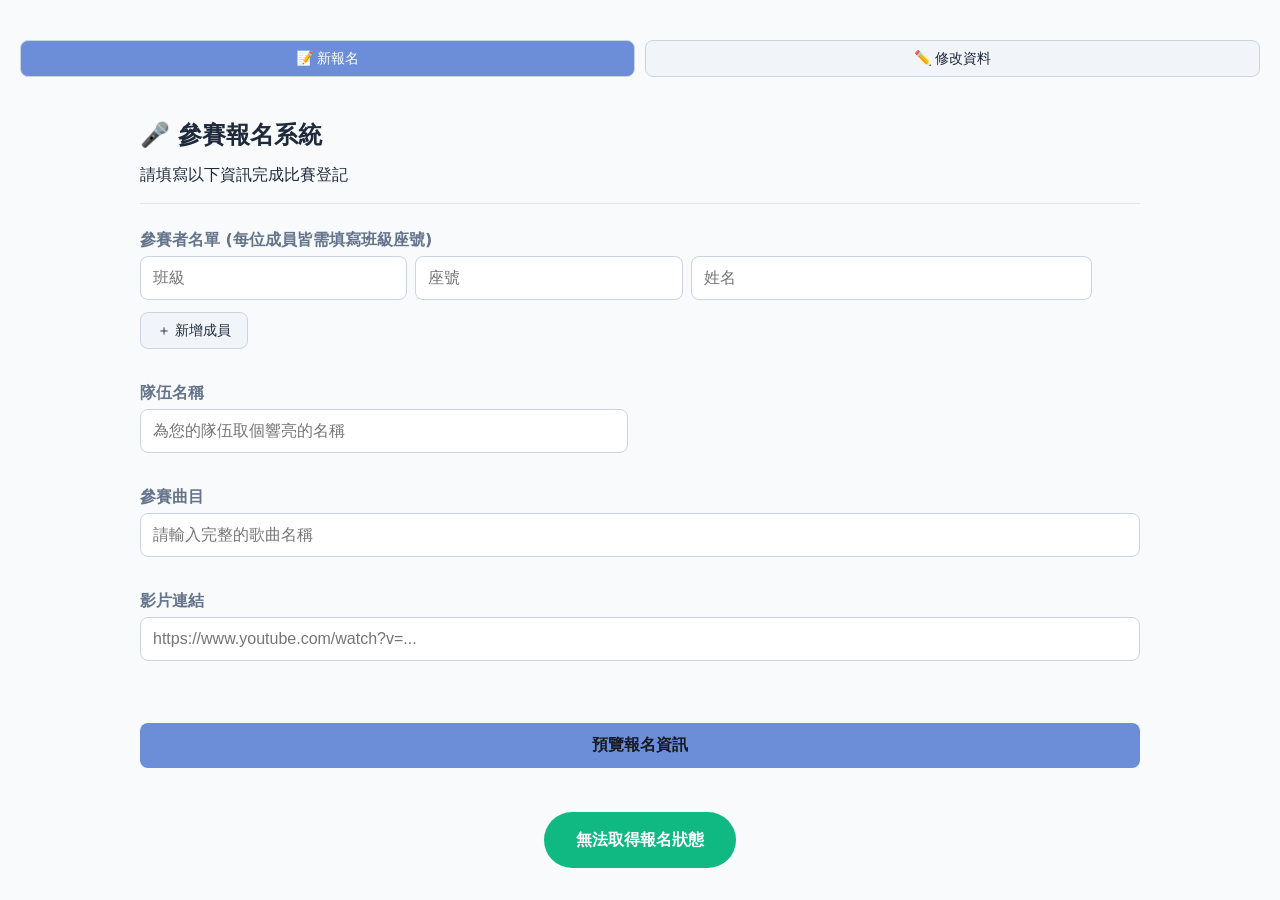
<file: index.html>
<!DOCTYPE html>
<html lang="zh-TW">
<head>
    <meta charset="UTF-8">
    <meta name="viewport" content="width=device-width, initial-scale=1.0">
    <title>參賽報名 - 卡拉 OK 大賽</title>
    <link rel="stylesheet" href="style.css">
    <script src="config.js"></script>
</head>
<body class="register-page">
    <div id="registerView" class="register-container">
        <div id="statusBanner" class="status-banner hidden"></div>

        <div class="register-tabs" style="display:flex; gap:10px; margin-bottom:20px; justify-content:center;">
            <button onclick="switchRegTab('new')" id="tab-new" class="nav-btn active" style="width:auto; padding:8px 24px;">📝 新報名</button>
            <button onclick="switchRegTab('edit')" id="tab-edit" class="nav-btn" style="width:auto; padding:8px 24px;">✏️ 修改資料</button>
        </div>

        <!-- 區塊：新報名 -->
        <div id="newRegSection">
            <div id="registerBox" class="register-box">
                <header>
                    <div style="display: flex; align-items: center; gap: 12px; margin-bottom: 10px;">
                        <h2 style="margin: 0; flex: 1;">🎤 參賽報名系統</h2>
                    </div>
                    <p>請填寫以下資訊完成比賽登記</p>
                </header>

                <form id="registerForm">
                    <div class="form-group" style="grid-column: span 2;">
                        <label>參賽者名單 (每位成員皆需填寫班級座號)</label>
                        <div id="membersContainer">
                            <div class="member-input-row" style="display:grid; grid-template-columns: 0.8fr 0.8fr 1.2fr 40px; gap:8px; margin-bottom:8px;">
                                <input type="text" class="m-class" placeholder="班級" required>
                                <input type="number" class="m-seat" placeholder="座號" required>
                                <input type="text" class="m-name" placeholder="姓名" required>
                                <div style="width:40px;"></div>
                            </div>
                        </div>
                        <button type="button" class="nav-btn" style="width:auto; padding:8px 16px; margin-top:4px;" onclick="addMemberField()">＋ 新增成員</button>
                    </div>

                    <div class="form-group">
                        <label for="teamName">隊伍名稱</label>
                        <input type="text" id="teamName" placeholder="為您的隊伍取個響亮的名稱" required>
                    </div>

                    <div class="form-group">
                        <label for="song">參賽曲目</label>
                        <input type="text" id="song" placeholder="請輸入完整的歌曲名稱" required>
                    </div>
                    
                    <div class="form-group">
                        <label for="videoUrl">影片連結</label>
                        <input type="url" id="videoUrl" placeholder="https://www.youtube.com/watch?v=...">
                    </div>

                    <div style="margin-top: 30px;">
                        <button type="button" class="submit-btn" onclick="showRegisterPreview()">預覽報名資訊</button>
                    </div>
                </form>
            </div>
        </div>

        <!-- 區塊：修改資料 -->
        <div id="editRegSection" class="hidden">
            <div class="register-box">
                <header>
                    <h2>✏️ 修改報名資訊</h2>
                    <p>輸入報名序號與組長姓名進行查詢</p>
                </header>
                <div id="searchSection">
                    <div class="form-group"><label>報名序號</label><input type="number" id="editRegId" placeholder="例如：22"></div>
                    <div class="form-group"><label>組員姓名</label><input type="text" id="editMemberName" placeholder="請輸入姓名"></div>
                    <button type="button" class="submit-btn" onclick="findMyRegistration()" style="margin-top:20px;">搜尋我的資料</button>
                </div>
                
                <div id="updateFormSection" class="hidden" style="margin-top:30px; padding-top:30px; border-top:2px solid var(--border-color);">
                    <div style="background:var(--primary-color); color:white; padding:10px; border-radius:8px; margin-bottom:20px; font-weight:bold; text-align:center;">
                        報名序號：<span id="editRegIdDisplay"></span>
                    </div>
                    <div class="form-group">
                        <label>參賽成員名單</label>
                        <div id="editMembersContainer"></div>
                        <button type="button" class="nav-btn" style="width:auto; padding:8px 16px; margin-top:10px;" onclick="addMemberFieldToEdit()">＋ 新增成員</button>
                    </div>

                    <div class="form-group" style="margin-top:20px;">
                        <label>隊伍名稱</label>
                        <input type="text" id="editTeamName" required>
                    </div>
                    <div class="form-group"><label>新曲目名稱</label><input type="text" id="editSong" required></div>
                    <div class="form-group"><label>新影片連結</label><input type="url" id="editVideo" placeholder="https://..."></div>

                    <button type="button" class="submit-btn" onclick="submitFullRegistrationUpdate()" style="margin-top:20px;">確認修改資料</button>
                </div>
            </div>
        </div>

        <!-- 預覽確認畫面 -->
        <div id="previewScreen" class="register-box hidden" style="font-size: 16px;">
            <h2 style="background:none; -webkit-text-fill-color: var(--primary-color); color: var(--primary-color);">確認報名資訊</h2>
            <p>請再次確認以下資訊是否正確</p>
            
            <div class="preview-details" style="background: var(--bg-color); border: 2px solid var(--border-color); padding:24px; border-radius:12px; margin-bottom:24px; text-align:left; font-size:16px; line-height:1.6;">
                <div style="margin-bottom:12px;"><span style="color:var(--text-muted);">隊名：</span><span id="p-team" style="font-weight:bold; color: var(--text-main);"></span></div>
                <div style="margin-bottom:12px; display: flex; align-items: flex-start; gap: 4px;">
                    <span style="color:var(--text-muted); white-space: nowrap;">成員明細：</span>
                    <span id="p-members-list" style="font-weight:bold; color: var(--text-main);"></span>
                </div>
                <div style="margin-bottom:12px;"><span style="color:var(--text-muted);">曲目：</span><span id="p-song" style="font-weight:bold; color: var(--text-main);"></span></div>
                <div style="margin-bottom:12px;"><span style="color:var(--text-muted);">影片：</span><span id="p-video" style="font-weight:bold; word-break: break-all; color: var(--text-main);"></span></div>
            </div>

            <div style="display:grid; grid-template-columns: 1fr 1fr; gap:12px;">
                <button type="button" onclick="closePreview()" class="nav-btn" style="padding:16px;">返回修改</button>
                <button type="button" id="confirmSubmitBtn" class="submit-btn" onclick="submitRegistration()">確認送出報名</button>
            </div>
        </div>

        <!-- 報名成功畫面 -->
        <div id="successScreen" class="register-box success-screen hidden">
            <div class="success-icon">✅</div>
            <h2>報名成功！</h2>
            <p>您的資料已成功寫入系統，請牢記報名序號做為修改的依據：</p>
            <div id="regIdDisplay" class="reg-id-badge">000</div>
            <p style="font-size: 0.9rem; color:var(--text-muted);">註：出場序將於報名截止後統一公告。</p>
            <div style="margin-top: 30px;">
                <button onclick="location.reload()" class="submit-btn" style="background:var(--surface-color); border:1px solid var(--border-color); margin-bottom:10px;">繼續報名下一組</button>
            </div>
        </div>

        <!-- 報名截止畫面 -->
        <div id="closedScreen" class="register-box hidden">
            <div style="text-align:center; padding: 40px;">
                <div style="font-size:5rem; margin-bottom:20px;">⏰</div>
                <h2 style="background:none; -webkit-text-fill-color: var(--danger-color); color: var(--danger-color);">報名已截止</h2>
                <p>很抱歉，本屆賽事報名時間已結束。</p>
                <div id="deadlineInfo" style="margin: 20px 0; color: var(--text-muted);"></div>
            </div>
        </div>
    </div>

    <div id="toast" class="toast"></div>

    <script src="register.js"></script>
    <script>
        document.addEventListener('DOMContentLoaded', initRegister);
    </script>
</body>
</html>
</file>
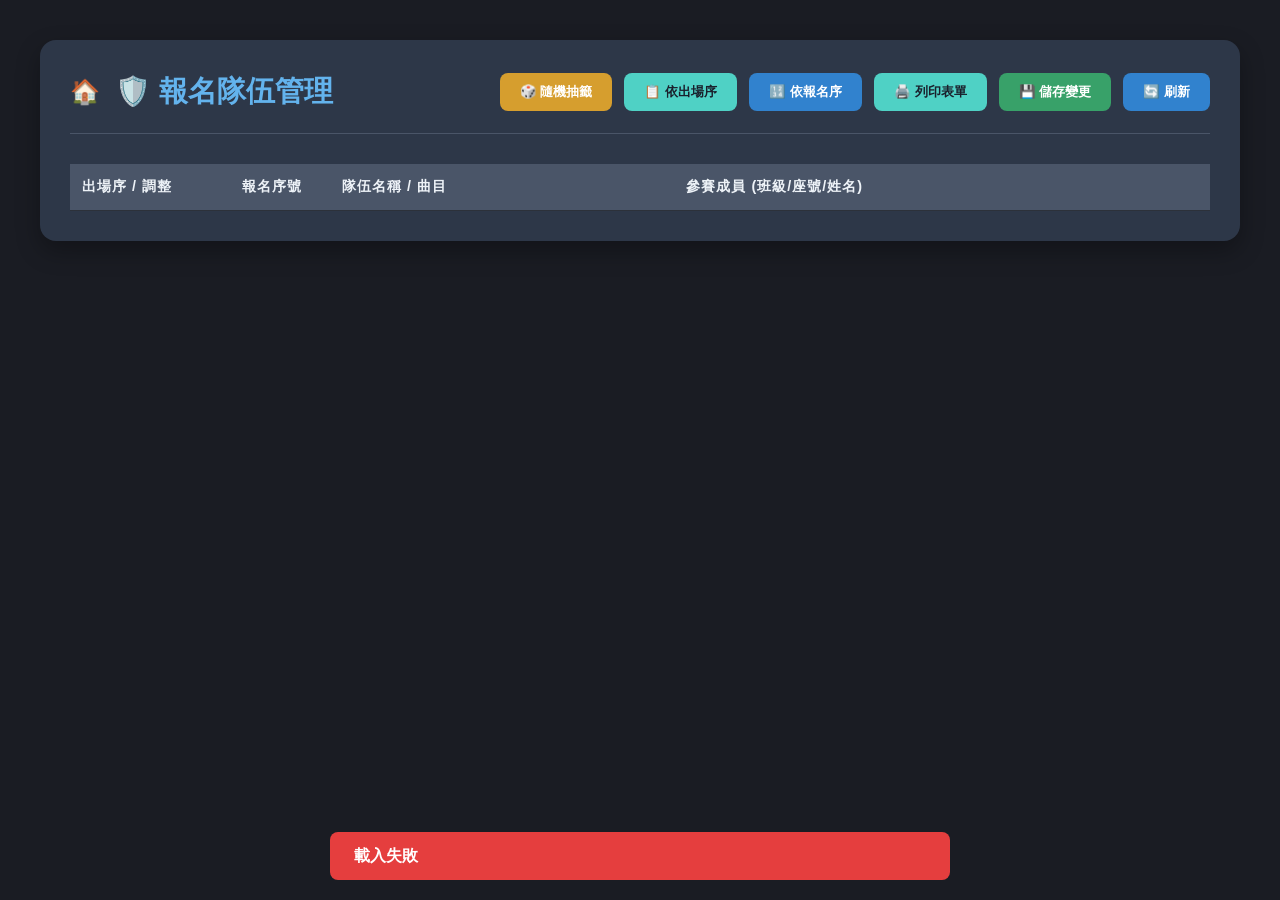
<file: admin.html>
<!DOCTYPE html>
<html lang="zh-TW">
<head>
    <meta charset="UTF-8">
    <meta name="viewport" content="width=device-width, initial-scale=1.0">
    <title>報名管理系統 - 卡拉ok評分表</title>
    <link rel="stylesheet" href="style.css">
    <style>
        body {
            background-color: #1a1c23 !important;
            color: #e2e8f0 !important;
            font-family: 'Inter', 'Noto Sans TC', sans-serif !important;
            margin: 0 !important;
            padding: 20px !important;
            overflow: auto !important;
            height: auto !important;
            display: block !important;
        }
        .admin-container {
            max-width: 1200px;
            margin: 20px auto;
            background: #2d3748;
            padding: 30px;
            border-radius: 16px;
            box-shadow: 0 10px 25px rgba(0,0,0,0.3);
            /* 移除可能限制高度的設定 */
        }
        .header {
            display: flex;
            justify-content: space-between;
            align-items: center;
            margin-bottom: 30px;
            border-bottom: 1px solid #4a5568;
            padding-bottom: 20px;
        }
        .header h1 {
            margin: 0;
            font-size: 1.8rem;
            color: #63b3ed;
        }
        .controls {
            display: flex;
            gap: 12px;
        }
        .btn {
            padding: 10px 20px;
            border: none;
            border-radius: 8px;
            font-weight: 600;
            cursor: pointer;
            transition: all 0.2s;
            display: flex;
            align-items: center;
            gap: 8px;
        }
        .btn-primary { background: #3182ce; color: white; }
        .btn-primary:hover { background: #2b6cb0; }
        .btn-success { background: #38a169; color: white; }
        .btn-success:hover { background: #2f855a; }
        .btn-warning { background: #d69e2e; color: white; }
        .btn-warning:hover { background: #b7791f; }
        .btn-info { background: #4fd1c5; color: #1a202c; }
        .btn-info:hover { background: #38b2ac; }
        
        table {
            width: 100%;
            border-collapse: collapse;
            margin-top: 20px;
        }
        th {
            background: #4a5568;
            color: #edf2f7;
            text-align: left;
            padding: 12px;
            font-weight: 600;
        }
        td {
            padding: 12px;
            border-bottom: 1px solid #4a5568;
        }
        tr:hover {
            background: #3a4659;
        }
        .order-input {
            width: 60px;
            background: #1a202c;
            border: 1px solid #4a5568;
            color: white;
            padding: 6px;
            border-radius: 4px;
            text-align: center;
        }
        .move-btn {
            background: #4a5568;
            color: white;
            border: none;
            padding: 4px 8px;
            border-radius: 4px;
            cursor: pointer;
            font-size: 0.8rem;
            margin-right: 4px;
        }
        .move-btn:hover { background: #718096; }
        
        /* 隱藏瀏覽器預設的數字輸入框上下箭頭 */
        input::-webkit-outer-spin-button,
        input::-webkit-inner-spin-button {
            -webkit-appearance: none;
            margin: 0;
        }
        input[type=number] {
            -moz-appearance: textfield;
        }
        
        .member-tag {
            display: inline-block;
            background: #2c5282;
            color: #ebf8ff;
            padding: 2px 8px;
            border-radius: 4px;
            margin: 2px;
            font-size: 0.85rem;
        }

        .print-only-order { display: none !important; }
        h1.print-title { display: none; }

        .loading-overlay {
            position: fixed;
            top: 0; left: 0; right: 0; bottom: 0;
            background: rgba(0,0,0,0.7);
            display: flex;
            justify-content: center;
            align-items: center;
            z-index: 1000;
            display: none;
        }
        .loading-spinner {
            width: 50px;
            height: 50px;
            border: 5px solid #4a5568;
            border-top: 5px solid #63b3ed;
            border-radius: 50%;
            animation: spin 1s linear infinite;
        }
        @keyframes spin { 0% { transform: rotate(0deg); } 100% { transform: rotate(360deg); } }

        .toast {
            position: fixed;
            bottom: 20px;
            right: 20px;
            padding: 12px 24px;
            border-radius: 8px;
            color: white;
            z-index: 2000;
            opacity: 0;
            transition: opacity 0.3s;
        }
        .toast.show { opacity: 1; }
        .toast-success { background: #38a169; }
        .toast-error { background: #e53e3e; }
    </style>
</head>
<body>
    <div class="admin-container">
        <h1 class="print-only-title">🎤 卡拉 OK 大賽參賽名單</h1>
        <div class="header no-print">
            <div style="display: flex; align-items: center; gap: 15px;">
                <a href="management.html" class="hide-print" style="text-decoration: none; font-size: 1.5rem;" title="返回首頁">🏠</a>
                <h1>🛡️ 報名隊伍管理</h1>
            </div>
            <div class="controls no-print">
                <button id="lotteryBtn" class="btn btn-warning">🎲 隨機抽籤</button>
                <button id="sortByOrderBtn" class="btn btn-info">📋 依出場序</button>
                <button id="sortRegIdBtn" class="btn btn-primary">🔢 依報名序</button>
                <button id="printBtn" class="btn btn-info">🖨️ 列印表單</button>
                <button id="saveBtn" class="btn btn-success">💾 儲存變更</button>
                <button id="refreshBtn" class="btn btn-primary">🔄 刷新</button>
            </div>
        </div>

        <div id="tableContainer">
            <table>
                <thead>
                    <tr>
                        <th style="width: 160px;">出場序 / 調整</th>
                        <th style="width: 100px; white-space: nowrap;">報名序號</th>
                        <th>隊伍名稱 / 曲目</th>
                        <th>參賽成員 (班級/座號/姓名)</th>
                    </tr>
                </thead>
                <tbody id="adminBody">
                    <!-- Data injected here -->
                </tbody>
            </table>
        </div>
    </div>

    <div id="loadingOverlay" class="loading-overlay">
        <div class="loading-spinner"></div>
    </div>

    <div id="toast" class="toast"></div>

    <script src="config.js"></script>
    <script src="admin.js"></script>
    <script>
        document.addEventListener('DOMContentLoaded', initAdmin);
        function showView(viewId) { if (viewId === 'homeView') location.href = 'management.html'; }
    </script>
</body>
</html>
</file>
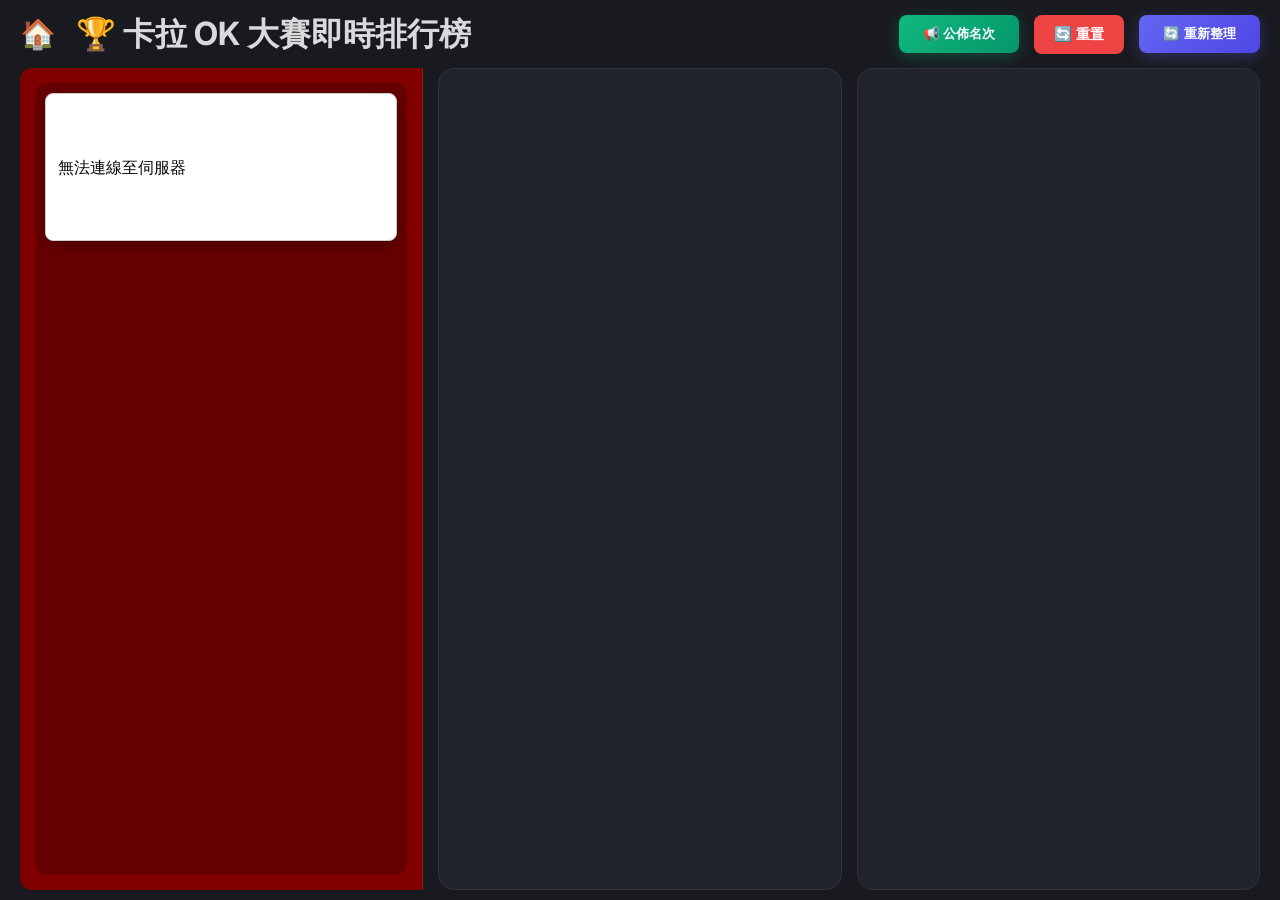
<file: dashboard.html>
<!DOCTYPE html>
<html lang="zh-TW">
<head>
    <meta charset="UTF-8">
    <meta name="viewport" content="width=device-width, initial-scale=1.0">
    <title>即時排名 - 卡拉OK大賽</title>
    <link rel="stylesheet" href="style.css">
    <link href="https://fonts.googleapis.com/css2?family=Inter:wght@400;600;800&display=swap" rel="stylesheet">
</head>
<body>
    <div class="dashboard-container">
        <header class="dashboard-header">
            <div style="display: flex; align-items: center; gap: 20px;">
                <a href="management.html" style="text-decoration: none; font-size: 1.8rem;" title="返回首頁">🏠</a>
                <h1>🏆 卡拉 OK 大賽即時排行榜</h1>
            </div>
            <div class="header-controls">
                <button id="revealBtn" class="reveal-btn">📢 公佈名次</button>
                <button id="resetRevealBtn" class="nav-btn" style="background: var(--danger-color); border:none; color:white; padding: 10px 20px; border-radius: 8px; font-weight:700; cursor:pointer;" title="重置揭曉狀態">🔄 重置</button>
                <button id="refreshBtn" class="refresh-btn">🔄 重新整理</button>
            </div>
        </header>

        <main class="split-dashboard">
            <!-- 左側：前五名詳細排行榜 -->
            <div class="winners-section">
                <div id="winnersList" class="winners-list">
                    <div class="loading">載入排名中...</div>
                </div>
            </div>

            <!-- 中間：賽程清單 第一部分 -->
            <div class="schedule-container">
                <div id="scheduleList1" class="schedule-col"></div>
            </div>

            <!-- 右側：賽程清單 第二部分 -->
            <div class="schedule-container">
                <div id="scheduleList2" class="schedule-col"></div>
            </div>
        </main>
    </div>

    <script src="config.js"></script>
    <script src="dashboard.js"></script>
    <script>
        document.addEventListener('DOMContentLoaded', initDashboard);
        function showView(viewId) { if (viewId === 'homeView') location.href = 'management.html'; }
    </script>
</body>
</html>
</file>
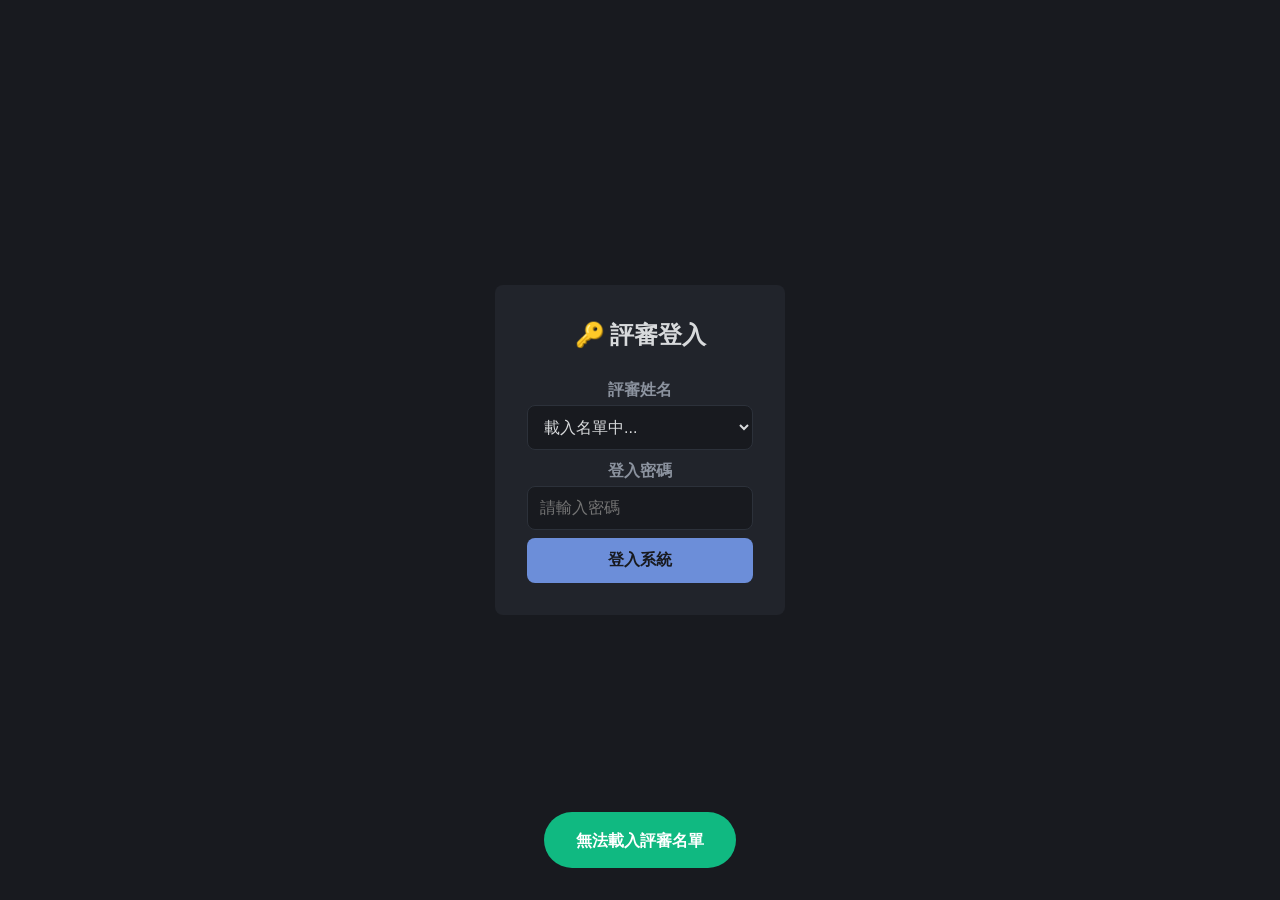
<file: judge.html>
<!DOCTYPE html>
<html lang="zh-TW">
<head>
    <meta charset="UTF-8">
    <meta name="viewport" content="width=device-width, initial-scale=1.0">
    <title>評審工作台 - 卡拉OK大賽</title>
    <link rel="stylesheet" href="style.css">
    <link href="https://fonts.googleapis.com/css2?family=Inter:wght@400;600;800&display=swap" rel="stylesheet">
</head>
<body>
    <!-- 登入畫面 -->
    <div id="loginSection" class="container">
        <div class="login-box">
            <h2>🔑 評審登入</h2>
            <form id="loginForm">
                <div class="form-group">
                    <label>評審姓名</label>
                    <select id="username" required>
                        <option value="">載入名單中...</option>
                    </select>
                </div>
                <div class="form-group">
                    <label>登入密碼</label>
                    <input type="password" id="password" placeholder="請輸入密碼" required>
                </div>
                <button type="submit" class="submit-btn">登入系統</button>
            </form>
        </div>
    </div>

    <!-- 評審工作台 -->
    <div id="judgeApp" class="judge-container hidden">
        <header class="judge-header">
            <div style="display:flex; align-items:center; gap:10px; flex: 1; min-width: 0;">
                <button id="backToTeams" class="back-btn hidden">←</button>
                <h2 id="viewTitle" style="white-space: nowrap; overflow: hidden; text-overflow: ellipsis;">今日比賽隊伍</h2>
                <select id="scoringQuickJump" class="hidden" style="width: auto; flex: 0 1 250px; margin-left: auto; padding: 6px 12px; font-size: 0.9rem; background: var(--bg-color); border: 1px solid var(--border-color); border-radius: 6px; color: var(--primary-color); font-weight: 700; cursor: pointer; outline: none;">
                    <option value="">切換隊伍...</option>
                </select>
            </div>
            <div class="header-controls" id="judgeHeaderInfo" style="display: flex; align-items: center; gap: 2em; margin-left: 20px;">
                <span id="currentJudgeDisplay" style="color: var(--text-main); font-size: 1.25rem; font-weight: 500;"></span>
                <button id="logoutBtn" class="nav-btn" style="padding: 6px 16px; width: auto; font-size: 0.9rem; background: var(--border-color); border: 1px solid var(--border-color); color: var(--text-main); cursor: pointer; border-radius: 6px;">登出</button>
            </div>
        </header>

        <!-- 視圖：隊伍清單 -->
        <div id="teamListView" class="scores-table-container">
            <table>
                <thead>
                    <tr id="teamListHeader">
                        <th>序號 / 隊伍</th>
                        <!-- 動態插入評分項目 -->
                        <th>總分</th>
                        <th>操作</th>
                    </tr>
                </thead>
                <tbody id="teamListBody"></tbody>
            </table>
        </div>

        <!-- 視圖：評分表 -->
        <div id="scoringView" class="hidden">
            <form id="scoreForm" class="score-form">
                <div class="criteria-grid" id="criteriaGrid"></div>
                <div class="scoring-footer">
                    <div class="total-preview">
                        <h3>加權總分</h3>
                        <span id="previewTotal">0</span>
                    </div>
                    <button type="submit" class="submit-btn" id="submitBtn">送出評分</button>
                </div>
            </form>
        </div>


    </div>
    
    <div id="toast" class="toast"></div>

    <script src="config.js"></script>
    <script src="judge.js"></script>
    <script>
        document.addEventListener('DOMContentLoaded', initJudge);
        function showView(viewId) { if (viewId === 'homeView') location.href = 'management.html'; }
    </script>
</body>
</html>
</file>
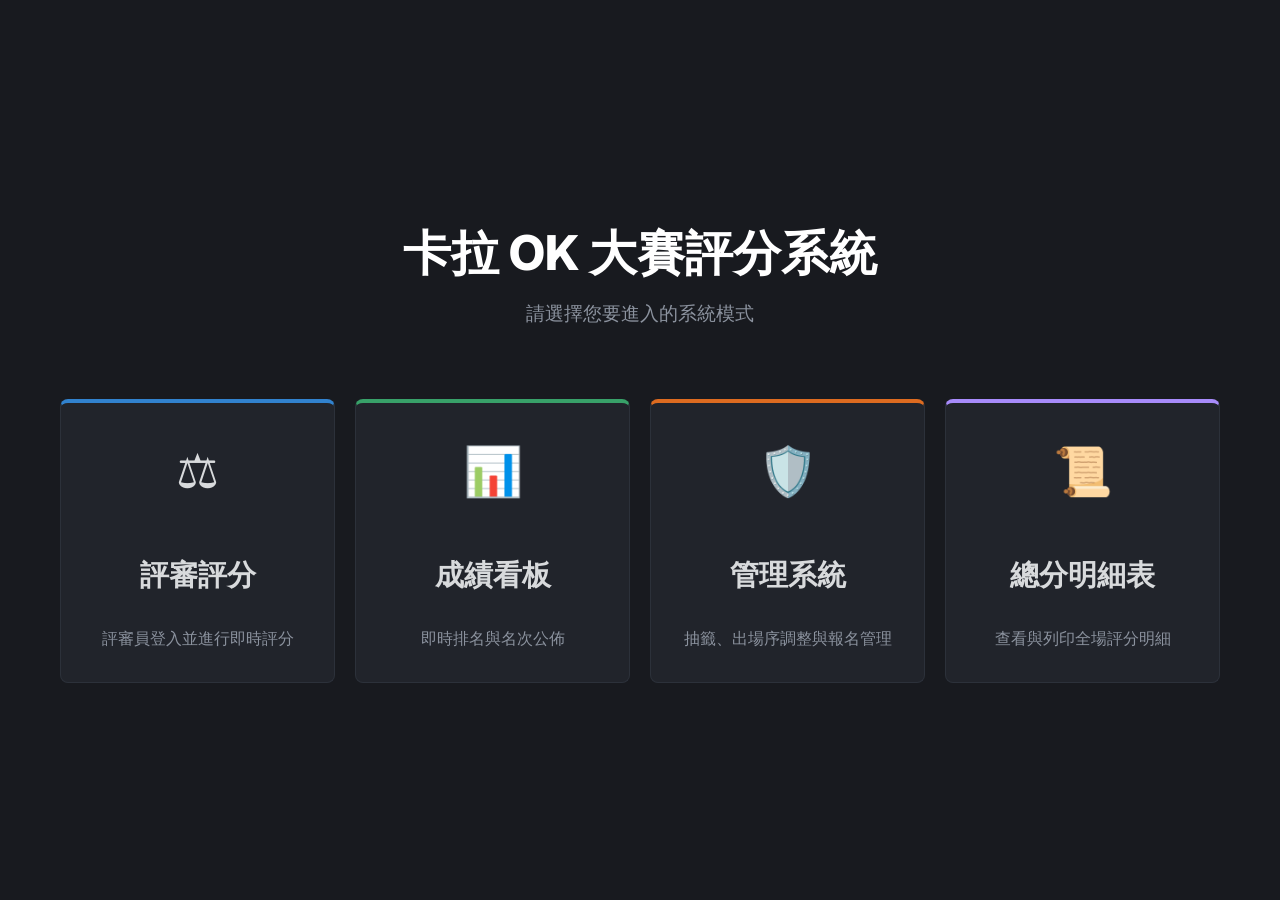
<file: management.html>
<!DOCTYPE html>
<html lang="zh-TW">
<head>
    <meta charset="UTF-8">
    <meta name="viewport" content="width=device-width, initial-scale=1.0">
    <title>卡拉OK大賽評分系統</title>
    <link rel="stylesheet" href="style.css">
    <link href="https://fonts.googleapis.com/css2?family=Inter:wght@400;600;800&display=swap" rel="stylesheet">
    <script src="config.js"></script>
</head>
<body>
    <!-- 主視圖：首頁入口 -->
    <div id="homeView" class="container view">
        <header>
            <h1>卡拉 OK 大賽評分系統</h1>
            <p style="font-size: 1.2rem; color: var(--text-muted);">請選擇您要進入的系統模式</p>
        </header>
        
        <div class="menu-grid">
            <div onclick="showView('judgeView')" class="menu-card" style="border-top: 4px solid #3182CE; cursor: pointer;">
                <div class="icon" style="font-size: 3rem;">⚖️</div>
                <h2 style="font-size: 1.8rem; margin: 10px 0;">評審評分</h2>
                <p style="color: var(--text-muted);">評審員登入並進行即時評分</p>
            </div>
            <div onclick="showView('dashboardView')" class="menu-card" style="border-top: 4px solid #38A169; cursor: pointer;">
                <div class="icon" style="font-size: 3rem;">📊</div>
                <h2 style="font-size: 1.8rem; margin: 10px 0;">成績看板</h2>
                <p style="color: var(--text-muted);">即時排名與名次公佈</p>
            </div>
            <div onclick="showView('adminView')" class="menu-card" style="border-top: 4px solid #DD6B20; cursor: pointer;">
                <div class="icon" style="font-size: 3rem;">🛡️</div>
                <h2 style="font-size: 1.8rem; margin: 10px 0;">管理系統</h2>
                <p style="color: var(--text-muted);">抽籤、出場序調整與報名管理</p>
            </div>
            <div onclick="showView('reportView')" class="menu-card" style="border-top: 4px solid #A78BFA; cursor: pointer;">
                <div class="icon" style="font-size: 3rem;">📜</div>
                <h2 style="font-size: 1.8rem; margin: 10px 0;">總分明細表</h2>
                <p style="color: var(--text-muted);">查看與列印全場評分明細</p>
            </div>
        </div>
    </div>


    <!-- 視圖：評審介面 -->
    <div id="judgeView" class="view hidden">
        <div id="loginSection" class="container">
            <div class="login-box">
                <div onclick="showView('homeView')" style="cursor:pointer; margin-bottom:10px;">🏠 返回</div>
                <h2>🔑 評審登入</h2>
                <form id="loginForm">
                    <div class="form-group"><label>評審姓名</label><select id="username" required><option value="">載入名單中...</option></select></div>
                    <div class="form-group"><label>登入密碼</label><input type="password" id="password" required></div>
                    <button type="submit" class="submit-btn">登入系統</button>
                </form>
            </div>
        </div>
        <div id="judgeApp" class="judge-container hidden">
            <header class="judge-header">
                <div style="display:flex; align-items:center; gap:10px; flex: 1;">
                    <button id="backToTeams" class="back-btn hidden">←</button>
                    <h2 id="viewTitle">今日比賽隊伍</h2>
                    <select id="scoringQuickJump" class="hidden"></select>
                </div>
                <div class="header-controls" id="judgeHeaderInfo">
                    <span id="currentJudgeDisplay"></span>
                    <button id="logoutBtn" class="nav-btn">登出</button>
                </div>
            </header>
            <div id="teamListView" class="scores-table-container"><table><thead><tr id="teamListHeader"><th>出場序 / 隊伍</th><th>總分</th><th>操作</th></tr></thead><tbody id="teamListBody"></tbody></table></div>
            <div id="scoringView" class="hidden"><form id="scoreForm" class="score-form"><div class="criteria-grid" id="criteriaGrid"></div><div class="scoring-footer"><div class="total-preview"><h3>加權總分</h3><span id="previewTotal">0</span></div><button type="submit" class="submit-btn" id="submitBtn">送出評分</button></div></form></div>
        </div>
    </div>

    <!-- 視圖：成績看板 -->
    <div id="dashboardView" class="view hidden">
        <div class="dashboard-container">
            <header class="dashboard-header">
                <div style="display: flex; align-items: center; gap: 20px;">
                    <div onclick="showView('homeView')" style="cursor: pointer; font-size: 1.8rem;" title="返回首頁">🏠</div>
                    <h1>🏆 卡拉 OK 大賽即時排行榜</h1>
                </div>
                <div class="header-controls">
                <button id="revealBtn" class="reveal-btn">📢 公佈名次</button>
                <button id="resetRevealBtn" class="nav-btn" style="background: var(--danger-color); border:none; color:white;" title="重置揭曉狀態">🔄 重置</button>
                <button onclick="updateUI()" class="refresh-btn">🔄 重新整理</button>
            </div>
            </header>
            <main class="split-dashboard"><div class="winners-section"><div id="winnersList" class="winners-list"></div></div><div class="schedule-container"><div id="scheduleList1" class="schedule-col"></div></div><div class="schedule-container"><div id="scheduleList2" class="schedule-col"></div></div></main>
        </div>
    </div>

    <div id="adminView" class="view hidden" style="background-color: #1a1c23; padding: 20px; overflow: auto; height: 100vh;">
        <div class="admin-container">
            <h1 class="print-only-title">🎤 卡拉 OK 大賽參賽名單</h1>
            <div class="header no-print">
                <div style="display: flex; align-items: center; gap: 15px;">
                    <div onclick="showView('homeView')" style="cursor: pointer; font-size: 1.5rem;" title="返回首頁">🏠</div>
                    <h1 style="color: #63b3ed; font-size: 1.8rem; font-weight: bold;">🛡️ 報名隊伍管理</h1>
                </div>
                <div class="controls no-print">
                    <button id="lotteryBtn" class="btn btn-warning">🎲 隨機抽籤</button>
                    <button id="sortByOrderBtn" class="btn btn-info">📋 依出場序</button>
                    <button id="sortRegIdBtn" class="btn btn-primary">🔢 依報名序</button>
                    <button id="printBtn" class="btn btn-info">🖨️ 列印表單</button>
                    <button id="saveBtn" class="btn btn-success">💾 儲存變更</button>
                    <button id="refreshBtn" class="btn btn-primary">🔄 刷新</button>
                </div>
            </div>
            <div id="tableContainer">
                <table>
                    <thead>
                        <tr>
                            <th style="width: 160px;">出場序 / 調整</th>
                            <th style="width: 100px; white-space: nowrap;">報名序號</th>
                            <th>隊伍名稱 / 曲目</th>
                            <th>參賽成員 (班級/座號/姓名)</th>
                        </tr>
                    </thead>
                    <tbody id="adminBody"></tbody>
                </table>
            </div>
        </div>
    </div>

    <!-- 視圖：報表列印 -->
    <div id="reportView" class="view hidden" style="background: #1a1c1e; padding: 40px 20px; overflow: auto; height: 100vh;">
        <div class="report-container">
            <div class="btn-group no-print">
                <div onclick="showView('homeView')" class="action-btn back-btn" style="cursor:pointer;">🏠 返回首頁</div>
                <button id="toggleJudgesBtn" class="action-btn toggle-btn">👁️ 隱藏評審明細</button>
                <button onclick="window.print()" class="action-btn print-btn">🖨️ 列印此表 (A4)</button>
            </div>
            
            <div class="report-header">
                <h1>卡拉 OK 大賽 - 總成績評分明細表</h1>
                <p id="printDate" style="color: var(--text-muted); margin-top: 10px;"></p>
            </div>

            <div id="loadingReport" style="text-align: center; padding: 40px; font-size: 1.2rem;">正在彙整成績資料...</div>
            
            <div id="tableWrapper" class="hidden">
                <table id="reportTable">
                    <thead>
                        <tr id="headerRow"></tr>
                    </thead>
                    <tbody id="reportContent"></tbody>
                </table>
            </div>
        </div>
    </div>

    <div id="toast" class="toast"></div>
    <div id="loadingOverlay" class="loading-overlay"><div class="loading-spinner"></div></div>

    <script src="judge.js"></script>
    <script src="dashboard.js"></script>
    <script src="admin.js"></script>
    <script src="report.js"></script>
    <script>
        function showView(viewId) {
            document.querySelectorAll('.view').forEach(v => v.classList.add('hidden'));
            const target = document.getElementById(viewId);
            if (target) {
                target.classList.remove('hidden');
                
                // Theme management
                document.body.classList.remove('register-page');
                
                // Lazy initialization
                if (viewId === 'judgeView' && typeof initJudge === 'function') initJudge();
                if (viewId === 'dashboardView' && typeof initDashboard === 'function') initDashboard();
                if (viewId === 'adminView' && typeof initAdmin === 'function') initAdmin();
                if (viewId === 'reportView' && typeof initReport === 'function') initReport();
            }
            window.scrollTo(0, 0);
        }

        // Global toast helper for all modules
        function showToast(message, isError = false) {
            const toast = document.getElementById('toast');
            toast.textContent = message;
            toast.className = `toast show ${isError ? 'error' : ''}`;
            if (isError) toast.classList.add('toast-error');
            else toast.classList.add('toast-success');
            setTimeout(() => toast.className = 'toast', 3000);
        }

        // Handle URL params for direct access if needed
        window.onload = () => {
            const params = new URLSearchParams(window.location.search);
            const view = params.get('view');
            if (view) showView(view + 'View');
        };
    </script>
</body>
</html>
</file>
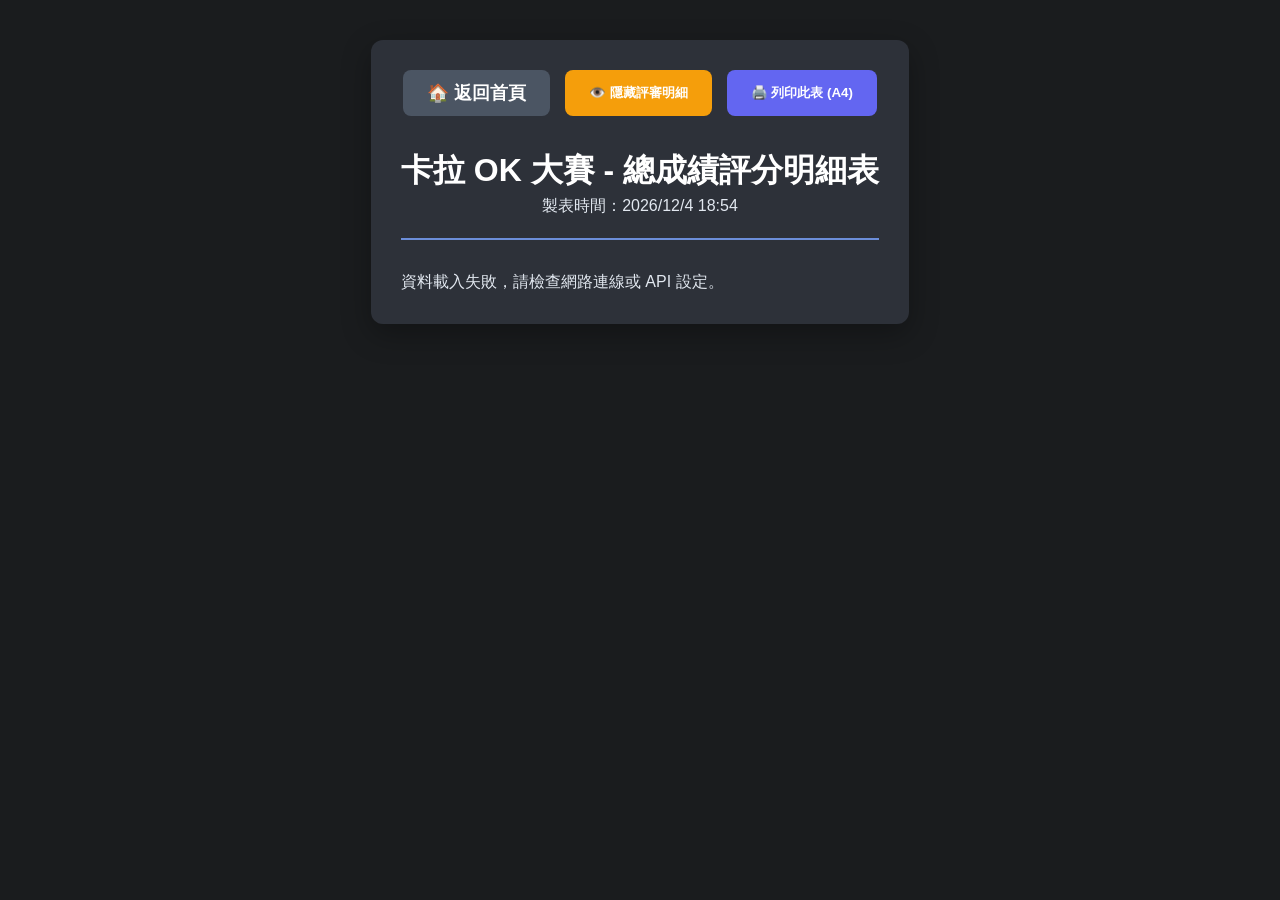
<file: report.html>
<!DOCTYPE html>
<html lang="zh-TW">
<head>
    <meta charset="UTF-8">
    <meta name="viewport" content="width=device-width, initial-scale=1.0">
    <title>卡拉OK大賽總成績表 - 列印</title>
    <link rel="stylesheet" href="style.css">
    <script src="config.js"></script>
    <style>
        /* 列印專用樣式 */
        @media print {
            body { background: white !important; color: black !important; padding: 0; margin: 0; }
            .no-print { display: none !important; }
            .report-container { box-shadow: none !important; border: none !important; width: 100% !important; max-width: none !important; padding: 0 !important; }
            table { border-collapse: collapse; width: 100%; font-size: 10pt; }
            th, td { border: 1px solid black !important; color: black !important; padding: 6px !important; }
            th { background: #f0f0f0 !important; -webkit-print-color-adjust: exact; }
            h1 { color: black !important; }
        }

        body {
            background: #1a1c1e;
            color: #e2e8f0;
            font-family: 'PingFang TC', 'Microsoft JhengHei', sans-serif;
            padding: 40px 20px;
            height: auto;      /* 覆寫 style.css 的 100dvh */
            overflow: visible; /* 覆寫 style.css 的 hidden */
        }

        .report-container {
            max-width: 1000px;
            margin: 0 auto;
            background: #2d3139;
            padding: 30px;
            border-radius: 12px;
            box-shadow: 0 10px 30px rgba(0,0,0,0.3);
        }

        .report-header {
            text-align: center;
            margin-bottom: 30px;
            border-bottom: 2px solid var(--primary-color);
            padding-bottom: 20px;
        }

        .report-header h1 {
            margin: 0;
            font-size: 2rem;
            color: white;
        }

        table {
            width: 100%;
            border-collapse: collapse;
            margin-top: 20px;
            background: #1e2126;
        }

        th, td {
            padding: 12px;
            border: 1px solid #3f444e;
            text-align: center;
        }

        th {
            background: #363b45;
            font-weight: 800;
            color: var(--secondary-color);
        }

        .team-col { text-align: left; font-weight: bold; }
        .score-col { color: #f59e0b; font-weight: 700; }
        .total-col { background: rgba(16, 185, 129, 0.1); font-weight: 900; color: #10b981; }

        .btn-group {
            display: flex;
            gap: 15px;
            justify-content: center;
            margin-bottom: 30px;
        }

        .action-btn {
            padding: 10px 24px;
            border-radius: 8px;
            border: none;
            cursor: pointer;
            font-weight: 800;
            transition: 0.3s;
            display: flex;
            align-items: center;
            gap: 8px;
        }

        .print-btn { background: #6366f1; color: white; }
        .toggle-btn { background: #f59e0b; color: white; }
        .back-btn { background: #4b5563; color: white; }
        .action-btn:hover { transform: translateY(-2px); opacity: 0.9; }

        .judge-cell.hidden { display: none !important; }

        #loading { text-align: center; padding: 40px; font-size: 1.2rem; }
    </style>
</head>
<body>
    <div class="report-container">
        <div class="btn-group no-print">
            <a href="management.html" class="action-btn back-btn" style="text-decoration: none;">🏠 返回首頁</a>
            <button id="toggleJudgesBtn" class="action-btn toggle-btn">👁️ 隱藏評審明細</button>
            <button onclick="window.print()" class="action-btn print-btn">🖨️ 列印此表 (A4)</button>
        </div>

        <div class="report-header">
            <h1>卡拉 OK 大賽 - 總成績評分明細表</h1>
            <p id="printDate"></p>
        </div>

        <div id="loadingReport">正在彙整成績資料...</div>
        
        <div id="tableWrapper" class="hidden">
            <table id="reportTable">
                <thead>
                    <tr id="headerRow">
                        <!-- 動態生成標頭 -->
                    </tr>
                </thead>
                <tbody id="reportContent">
                    <!-- 動態生成內容 -->
                </tbody>
            </table>
        </div>
    </div>

    <script src="report.js"></script>
    <script>
        document.addEventListener('DOMContentLoaded', initReport);
        function showView(viewId) { if (viewId === 'homeView') location.href = 'management.html'; }
    </script>
</body>
</html>
</file>
<file: style.css>
:root {
    --bg-color: #181A1F;
    --surface-color: #21242B;
    --primary-color: #6C8ED9;
    --primary-hover: #5a7bc2;
    --success-color: #10b981;
    --warning-color: #E5C07B;
    --danger-color: #ef4444;
    --text-main: #D8DADC;
    --text-muted: #8B929E;
    --border-color: #2C313A;
    --radius: 8px;
    --secondary-color: #8B929E;
    --shadow: none;
}

.hidden { display: none !important; }
.view { width: 100%; height: 100%; }

* {
    box-sizing: border-box;
    margin: 0;
    padding: 0;
}

body {
    font-family: 'Microsoft JhengHei', '微軟正黑體', 'Inter', system-ui, -apple-system, sans-serif;
    -webkit-font-smoothing: antialiased;
    -moz-osx-font-smoothing: grayscale;
    background-color: var(--bg-color);
    color: var(--text-main);
    line-height: 1.5;
    height: 100dvh;
    overflow: hidden;
    display: flex;
    flex-direction: column;
}

/* 首頁入口樣式 */
.container {
    max-width: 1200px; /* 增加寬度以容納三欄 */
    margin: 0 auto;
    padding: 20px;
    text-align: center;
    flex: 1;
    display: flex;
    flex-direction: column;
    justify-content: center;
}

.container header {
    margin-bottom: 32px;
}

.container h1 {
    font-size: 3rem;
    font-weight: 800;
    color: #FFFFFF;
    margin-bottom: 10px;
}

.menu-grid {
    display: grid;
    grid-template-columns: repeat(4, 1fr);
    justify-content: center;
    gap: 20px;
    width: 100%;
    margin-top: 40px;
}

.menu-card {
    background: var(--surface-color);
    padding: 40px 20px;
    border-radius: var(--radius);
    text-decoration: none;
    color: inherit;
    display: flex;
    flex-direction: column;
    align-items: center;
    text-align: center;
    gap: 20px;
    transition: all 0.3s cubic-bezier(0.4, 0, 0.2, 1);
    border: 1px solid var(--border-color);
}

@media (max-width: 640px) {
    .container h1 { font-size: 1.8rem; }
    .menu-grid { grid-template-columns: 1fr; }
    .menu-card { padding: 24px 16px; }
}

.menu-card {
    background: var(--surface-color);
    border: 1px solid var(--border-color);
    border-radius: var(--radius);
    padding: 32px 24px;
    text-decoration: none;
    color: var(--text-main);
    transition: transform 0.2s, box-shadow 0.2s;
    display: flex;
    flex-direction: column;
    align-items: center;
}

.menu-card:hover {
    transform: translateY(-8px);
    box-shadow: 0 15px 35px rgba(0, 0, 0, 0.4);
}

.judge-card:hover { border-color: var(--primary-color); }
.dashboard-card:hover { border-color: #fbbf24; }
.report-card:hover { border-color: #a78bfa; }

.judge-card { border-top: 4px solid #6c8ed9; }
.dashboard-card { border-top: 4px solid #10b981; }
.report-card { border-top: 4px solid #a78bfa; }

.menu-card .icon {
    font-size: 3.5rem;
    margin-bottom: 16px;
}

@media (max-width: 900px) {
    .menu-grid { grid-template-columns: 1fr; }
    .container { max-width: 500px; }
}

/* 登入介面 */
.login-box {
    background: var(--surface-color);
    padding: 32px;
    border-radius: var(--radius);
    box-shadow: var(--shadow);
    width: 100%;
    max-width: 400px;
    margin: auto;
}

.login-box h2 {
    margin-bottom: 24px;
    text-align: center;
}

/* 導覽列 */
.nav-bar {
    display: flex;
    gap: 8px;
    margin-bottom: 16px;
    flex-shrink: 0;
}

.nav-btn {
    flex: 1;
    padding: 10px;
    border: 1px solid var(--border-color);
    background: var(--surface-color);
    color: var(--text-main);
    border-radius: 8px;
    cursor: pointer;
    font-size: 0.9rem;
    transition: all 0.2s;
}

.nav-btn.active {
    background: var(--primary-color);
    border-color: var(--primary-color);
}

/* 隊伍清單卡片 */
.team-list {
    display: grid;
    grid-template-columns: repeat(auto-fill, minmax(300px, 1fr));
    gap: 12px;
    overflow-y: auto;
    padding-bottom: 20px;
}

.team-card {
    background: var(--surface-color);
    padding: 16px;
    border-radius: var(--radius);
    border: 1px solid var(--border-color);
    cursor: pointer;
    transition: transform 0.2s;
    display: flex;
    justify-content: space-between;
    align-items: center;
}

.team-card:hover {
    transform: scale(1.02);
    border-color: var(--primary-color);
}

.team-card .info h3 { margin-bottom: 4px; color: var(--primary-color); }
.team-card .info p { font-size: 0.9rem; color: var(--text-muted); }
.team-card .status-badge {
    padding: 4px 8px;
    border-radius: 4px;
    font-size: 0.8rem;
    background: rgba(148, 163, 184, 0.1);
}
.team-card.scored .status-badge {
    background: rgba(16, 185, 129, 0.2);
    color: var(--success-color);
}

/* 響應式表格調整 */
.compact-cell {
    font-size: 0.85rem;
    color: var(--text-muted);
    display: block;
}

@media (max-width: 768px) {
    .scores-table-container table {
        min-width: 800px;
    }
}

/* 評審介面主容器 */
.judge-container {
    width: 100%;
    max-width: 100%; /* 取消寬度限制，改為全螢幕 */
    margin: 0;
    height: 100dvh;
    display: flex;
    flex-direction: column;
    padding: 6px; /* 縮小邊距 */
    box-sizing: border-box;
    overflow: hidden;
}

#teamListView, #scoringView {
    flex: 1;
    display: flex;
    flex-direction: column;
    min-height: 0;
    gap: 12px;
}

/* 個人評分表容器 */
.scores-table-container {
    flex: 1;
    overflow-y: auto; /* 開啟垂直捲動 */
    overflow-x: auto; /* 開啟水平捲動 (手機端) */
    min-height: 0; 
    background: var(--surface-color);
    border-radius: var(--radius);
    border: 1px solid var(--border-color);
}

table {
    width: 100%;
    border-collapse: collapse;
    min-width: 600px;
}

th, td {
    padding: 18px 20px;
    text-align: left;
    border-bottom: 1px solid var(--border-color);
    font-size: 1.1rem;
    font-family: 'Microsoft JhengHei', '微軟正黑體', sans-serif;
}

th { 
    background: rgba(30, 41, 59, 0.5); 
    color: var(--text-muted); 
    font-weight: 700; 
    text-transform: uppercase;
    font-size: 0.9rem;
    letter-spacing: 1px;
}
tr:hover { background: rgba(99, 102, 241, 0.05); }

tr.scored-row {
    background: rgba(16, 185, 129, 0.05);
}

.edit-link {
    color: var(--primary-color);
    text-decoration: underline;
    cursor: pointer;
}

/* 評分畫面返回按鈕 */
.back-btn {
    background: none;
    border: none;
    color: var(--text-muted);
    cursor: pointer;
    font-size: 1.1rem;
    padding: 4px 8px;
}

.back-btn:hover { color: var(--text-main); }

.judge-header {
    display: flex;
    justify-content: space-between;
    align-items: center;
    margin-bottom: 8px;
    padding-bottom: 4px;
    border-bottom: 1px solid var(--border-color);
    flex-shrink: 0;
}

.judge-header h2 {
    font-size: 1.5rem;
    font-weight: 500;
}

.score-form {
    flex: 1;
    display: flex;
    flex-direction: column;
    min-height: 0;
    gap: 10px;
}

input[type="text"], input[type="password"], select, input[type="number"], input[type="url"] {
    width: 100%;
    padding: 12px;
    border-radius: 8px;
    border: 1px solid var(--border-color);
    background: var(--bg-color);
    color: var(--text-main);
    font-size: 1rem;
}

input:focus, select:focus {
    outline: none;
    border-color: var(--primary-color);
    box-shadow: 0 0 0 2px rgba(59, 130, 246, 0.2);
}

.form-group {
    margin-bottom: 8px;
    flex-shrink: 0;
}

.form-group label {
    display: block;
    margin-bottom: 4px;
    font-weight: 600;
    color: var(--text-muted);
}

.criteria-grid {
    display: grid;
    grid-template-columns: repeat(auto-fit, minmax(280px, 1fr));
    gap: 12px;
    overflow-y: hidden; /* 強制不顯示捲軸 */
    flex: 1;
    padding: 2px;
    min-height: 0;
}

/* 依照項目數量動態調整的配置 */
.criteria-grid.grid-2x1, .criteria-grid.grid-2x2 {
    grid-template-columns: repeat(2, 1fr);
}
.criteria-grid.grid-3x1, .criteria-grid.grid-3x2 {
    grid-template-columns: repeat(3, 1fr);
}

@media (max-width: 640px) {
    .judge-header { flex-direction: column; align-items: flex-start; gap: 8px; margin-bottom: 8px; }
    .header-controls { width: 100%; font-size: 0.9rem; }
    .criteria-grid { grid-template-columns: 1fr !important; gap: 8px; overflow-y: auto; }
    .judge-container { padding: 8px; }
}

/* 自定義捲軸 */
.criteria-grid::-webkit-scrollbar, 
.ranking-list::-webkit-scrollbar, 
.scores-table-container::-webkit-scrollbar {
    width: 12px;
}

.criteria-grid::-webkit-scrollbar-track,
.ranking-list::-webkit-scrollbar-track,
.scores-table-container::-webkit-scrollbar-track {
    background: rgba(0,0,0,0.2);
}

.criteria-grid::-webkit-scrollbar-thumb, 
.ranking-list::-webkit-scrollbar-thumb, 
.scores-table-container::-webkit-scrollbar-thumb {
    background: #475569;
    border-radius: 10px;
    border: 3px solid transparent;
    background-clip: content-box;
}

.criteria-grid::-webkit-scrollbar-thumb:hover, 
.ranking-list::-webkit-scrollbar-thumb:hover, 
.scores-table-container::-webkit-scrollbar-thumb:hover {
    background: var(--primary-color);
    background-clip: content-box;
}

.criteria-card {
    background: var(--surface-color);
    padding: 10px 14px;
    border-radius: var(--radius);
    border: 1px solid var(--border-color);
    transition: none;
    display: flex;
    flex-direction: column;
    justify-content: space-between;
    box-shadow: none;
}

.criteria-card h4 {
    margin-bottom: 4px;
    display: flex;
    justify-content: space-between;
    align-items: center;
    font-size: 1.125rem;
    color: var(--text-main);
}

.weight-badge {
    background: transparent;
    color: var(--text-muted);
    padding: 0;
    border-radius: 0;
    font-size: 0.875rem;
}

/* 觸控滑桿樣式 */
input[type="range"] {
    -webkit-appearance: none;
    width: 100%;
    height: 6px;
    background: #3B4048;
    border-radius: 4px;
    outline: none;
    margin: 10px 0;
}

input[type="range"]::-webkit-slider-thumb {
    -webkit-appearance: none;
    appearance: none;
    width: 48px;
    height: 48px;
    border-radius: 50%;
    background-color: #FACC15; /* 亮黃色底 */
    background-image: url("data:image/svg+xml,%3Csvg xmlns='http://www.w3.org/2000/svg' viewBox='0 0 24 24' fill='black'%3E%3Cpath d='M12 3v10.55c-.59-.34-1.27-.55-2-.55-2.21 0-4 1.79-4 4s1.79 4 4 4 4-1.79 4-4V7h4V3h-6z'/%3E%3C/svg%3E");
    background-repeat: no-repeat;
    background-position: center;
    background-size: 28px;
    cursor: pointer;
    box-shadow: 0 4px 10px rgba(0,0,0,0.5);
    border: 10px solid transparent;
    background-clip: content-box;
    margin-top: -21px; /* (48/2) - (6/2) = 21 */
}

/* Firefox 支持 */
input[type="range"]::-moz-range-thumb {
    width: 48px;
    height: 48px;
    border-radius: 50%;
    background-color: #FACC15;
    background-image: url("data:image/svg+xml,%3Csvg xmlns='http://www.w3.org/2000/svg' viewBox='0 0 24 24' fill='black'%3E%3Cpath d='M12 3v10.55c-.59-.34-1.27-.55-2-.55-2.21 0-4 1.79-4 4s1.79 4 4 4 4-1.79 4-4V7h4V3h-6z'/%3E%3C/svg%3E");
    background-repeat: no-repeat;
    background-position: center;
    background-size: 28px;
    cursor: pointer;
    border: 10px solid transparent;
    background-clip: content-box;
    box-shadow: 0 4px 10px rgba(0,0,0,0.5);
}

input[type="range"]::-moz-range-progress {
    background-color: #6C8ED9;
    height: 6px;
    border-radius: 4px;
}

input[type="range"]::-moz-range-track {
    background-color: #3B4048;
    height: 6px;
    border-radius: 4px;
}

.score-display {
    text-align: right;
    font-size: 1.75rem;
    font-weight: 700;
    color: var(--primary-color);
    margin-top: -4px;
}

.score-display span {
    color: var(--text-muted);
    font-size: 0.875rem;
    font-weight: normal;
}

.scoring-footer {
    gap: 8px;
    padding-top: 8px;
    border-top: 1px solid var(--border-color);
    background: var(--bg-color);
    flex-shrink: 0;
}
.total-preview {
    display: flex;
    justify-content: space-between;
    align-items: center;
    padding: 8px 16px;
    background: rgba(16, 185, 129, 0.05);
    border-radius: 8px;
    color: var(--success-color);
    border: 1px solid rgba(16, 185, 129, 0.2);
}

.total-preview h3 {
    margin: 0;
    font-size: 1.1rem;
    font-weight: 700;
    color: var(--text-muted);
}

#previewTotal {
    font-size: 2rem;
    font-weight: 900;
    color: var(--warning-color);
    text-shadow: none;
}

.submit-btn {
    width: 100%;
    padding: 12px;
    border: none;
    border-radius: var(--radius);
    background: #6C8ED9;
    color: #181A1F;
    font-size: 1rem;
    font-weight: 800;
    cursor: pointer;
    transition: none;
    flex-shrink: 0;
    box-shadow: none;
    letter-spacing: 0;
}

.submit-btn:hover {
    background: var(--primary-hover);
}

.submit-btn:active {
    transform: translateY(1px);
}

.submit-btn:disabled {
    background: var(--border-color);
    cursor: not-allowed;
    box-shadow: none;
}
.dashboard-container {
    max-width: 100%;
    margin: 0 auto;
    padding: 20px;
    height: 100%;
    display: flex;
    flex-direction: column;
}

.dashboard-header {
    display: flex;
    justify-content: space-between;
    align-items: center;
    margin-bottom: 10px;
    flex-shrink: 0;
}

.refresh-btn {
    padding: 10px 24px;
    background: linear-gradient(135deg, #6366f1 0%, #4f46e5 100%); /* 使用藍紫色漸層以區分功能 */
    color: white;
    border: none;
    border-radius: 8px;
    font-weight: 800;
    cursor: pointer;
    box-shadow: 0 4px 15px rgba(99, 102, 241, 0.3);
    transition: all 0.3s;
}

.refresh-btn:hover {
    transform: translateY(-2px);
    box-shadow: 0 6px 20px rgba(99, 102, 241, 0.4);
}

.refresh-btn:active {
    transform: translateY(0);
}

.ranking-board {
    background: var(--surface-color);
    border-radius: var(--radius);
    overflow: hidden;
    border: 1px solid var(--border-color);
    flex: 1;
    display: flex;
    flex-direction: column;
}

.ranking-header, .ranking-item {
    display: grid;
    grid-template-columns: 80px 1fr 120px;
    padding: 12px 24px;
    align-items: center;
}

@media (max-width: 480px) {
    .ranking-header, .ranking-item {
        grid-template-columns: 50px 1fr 80px;
        padding: 12px 12px;
        font-size: 0.9rem;
    }
    .ranking-item .rank { font-size: 1.1rem; }
    .ranking-item .team { font-size: 1rem; }
    .ranking-item .score { font-size: 1.1rem; }
}

.ranking-list {
    overflow-y: auto;
    flex: 1;
    list-style: none;
}

.ranking-header {
    background: rgba(0,0,0,0.2);
    font-weight: 600;
    color: var(--text-muted);
    border-bottom: 1px solid var(--border-color);
}

.ranking-item {
    border-bottom: 1px solid var(--border-color);
    transition: background 0.2s;
}

.ranking-item:hover {
    background: rgba(255,255,255,0.02);
}

.ranking-item .rank {
    font-size: 1.5rem;
    font-weight: 800;
}

.rank-1 .rank { color: #fbbf24; }
.rank-2 .rank { color: #94a3b8; }
.rank-3 .rank { color: #b45309; }

.ranking-item .team {
    font-size: 1.2rem;
    font-weight: 600;
}

.ranking-item .score {
    font-size: 1.5rem;
    font-weight: 800;
    color: var(--primary-color);
    text-align: right;
}

/* Toast 提示 */
.toast {
    position: fixed;
    bottom: 32px;
    left: 50%;
    transform: translateX(-50%) translateY(100px);
    background: var(--success-color);
    color: white;
    padding: 16px 32px;
    border-radius: 30px;
    font-weight: 600;
    opacity: 0;
    transition: all 0.3s cubic-bezier(0.68, -0.55, 0.265, 1.55);
    z-index: 1000;
}

.toast.show {
    transform: translateX(-50%) translateY(0);
    opacity: 1;
}

/* 尊爵分欄排行榜 */
.dashboard-container {
    max-width: 100%;
    width: 100%;
    height: 100dvh;
    padding: 10px 20px; /* 縮減邊距以爭取垂直空間 */
    display: flex;
    flex-direction: column;
    overflow: hidden;
    box-sizing: border-box;
}

.split-dashboard {
    display: grid;
    grid-template-columns: 1.2fr 0.9fr 0.9fr;
    gap: 30px;
    flex: 1;
    min-height: 0;
    width: 100%;
}

.split-dashboard > div {
    min-width: 0; /* 防止子元素撐開寬度 */
}

/* 左側前三名 */
.podium-section {
    display: flex;
    flex-direction: column;
    gap: 16px;
    justify-content: flex-start;
}

.podium-card {
    background: rgba(15, 23, 42, 0.7);
    backdrop-filter: blur(12px);
    border: 1px solid rgba(255,255,255,0.1);
    border-radius: 16px;
    padding: 12px 16px; /* 縮小內距 */
    display: flex;
    align-items: center;
    gap: 12px;
    position: relative;
    overflow: hidden;
    box-shadow: 0 4px 15px rgba(0,0,0,0.3);
}

.podium-card::before {
    content: '';
    position: absolute;
    top: 0; left: 0; right: 0; bottom: 0;
    background: linear-gradient(45deg, transparent, rgba(255,255,255,0.05));
    pointer-events: none;
}

.rank-1-bg { border: 2px solid #fbbf24; background: rgba(251, 191, 36, 0.1); }
.rank-2-bg { border: 1px solid #e2e8f0; background: rgba(226, 232, 240, 0.05); }
.rank-3-bg { border: 1px solid #f97316; background: rgba(249, 115, 22, 0.05); }

.podium-rank { font-size: 2.2rem; font-weight: 900; width: 60px; text-align: center; }
.podium-info { flex: 1; min-width: 0; }
.podium-info .name { font-size: 1.4rem; font-weight: 800; color: #fff; white-space: nowrap; overflow: hidden; text-overflow: ellipsis; }
.podium-info .sub { font-size: 0.85rem; color: #94a3b8; }
.podium-score { font-size: 2.2rem; font-weight: 900; }

.rank-1 .podium-score { color: #fbbf24; text-shadow: 0 0 20px rgba(251,191,36,0.4); }

/* 右側其他排名 */
.others-section {
    background: rgba(15, 23, 42, 0.6);
    border-radius: 20px;
    padding: 20px;
    display: flex;
    flex-direction: column;
    border: 1px solid rgba(255,255,255,0.05);
}

.others-header {
    display: grid;
    grid-template-columns: 50px 1fr 70px;
    padding: 8px 12px;
    color: #64748b;
    font-weight: 800;
    border-bottom: 1px solid rgba(255,255,255,0.1);
    font-size: 0.9rem;
}

.others-list {
    flex: 1;
    overflow-y: auto;
}

.others-row {
    display: grid;
    grid-template-columns: 50px 1fr 70px;
    padding: 10px 12px;
    align-items: center;
    border-bottom: 1px solid rgba(255,255,255,0.05);
    font-size: 0.95rem;
}

.others-row .rank-num { font-weight: 800; color: #94a3b8; }
.others-row .team-name { font-weight: 600; color: #cbd5e1; }
.others-row .score { text-align: right; font-weight: 800; color: var(--primary-color); }

.hide-score { display: none !important; }

/* 右側報表區域 */
.report-section {
    background: rgba(15, 23, 42, 0.6);
    backdrop-filter: blur(12px);
    border-radius: 20px;
    padding: 20px;
    display: flex;
    flex-direction: column;
    border: 1px solid rgba(255,255,255,0.1);
    overflow: hidden;
}

.report-controls {
    display: flex;
    gap: 10px;
    margin-bottom: 15px;
    flex-shrink: 0;
}

.report-controls select {
    flex: 1;
    background: rgba(30, 41, 59, 0.8);
    border: 1px solid var(--border-color);
    color: white;
    padding: 8px 12px;
    border-radius: 8px;
    font-size: 0.9rem;
}

.report-output {
    flex: 1;
    overflow-y: auto;
    background: rgba(0, 0, 0, 0.2);
    border-radius: 12px;
    padding: 15px;
}

.report-table {
    width: 100%;
    border-collapse: collapse;
    font-size: 0.9rem;
}

.report-table th, .report-table td {
    padding: 10px;
    border-bottom: 1px solid rgba(255,255,255,0.05);
    text-align: center;
}

.report-table th {
    background: rgba(59, 130, 246, 0.1);
    color: var(--primary-color);
    font-weight: 700;
}

.report-table .team-cell {
    text-align: left;
    font-weight: 600;
}

.report-table .score-cell {
    font-family: 'Monaco', monospace;
    font-weight: 800;
}

.report-table tr:last-child td {
    border-bottom: none;
}

@media (max-width: 1280px) {
    .split-dashboard { grid-template-columns: 1fr 1fr; }
    .report-section { grid-column: span 2; }
}

@media (max-width: 768px) {
    .split-dashboard { grid-template-columns: 1fr; }
    .report-section { grid-column: span 1; }
}

/* 列印樣式 */
@media print {
    @page { size: portrait; margin: 1.5cm; }
    body { background: white !important; color: black !important; height: auto !important; overflow: visible !important; }
    
    /* 自動隱藏所有非當前活動的視圖 */
    .view.hidden {
        display: none !important;
    }
    
    /* 唯獨開啟「當前正在顯示」的視圖容器 */
    .view:not(.hidden) {
        display: block !important;
        background: white !important;
        padding: 0 !important;
        height: auto !important;
        width: 100% !important;
    }

    .report-container, .admin-container {
        max-width: 100% !important;
        padding: 0 !important;
        background: white !important;
    }

    /* 隱藏所有功能按鈕、導覽列、Toast 提示 */
    .judge-header, .header-controls, .nav-btn, #backToTeams, .toast, .submit-btn, 
    input[type="range"], .total-preview, .nav-bar, #navBar, .logout-btn, .dashboard-header,
    .no-print, .controls, .header, .btn, .btn-group, .action-btn, .btn-group {
        display: none !important;
    }

    /* 隱藏管理介面中的調整輸入框與箭頭，只顯示純文字 */
    input[type="number"], .order-input, .btn-sm {
        display: none !important;
    }

    .admin-container { max-width: 100% !important; padding: 0 !important; background: white !important; }
    .admin-container h1 { color: black !important; text-align: center; margin-bottom: 20px; }
    
    table { width: 100% !important; border-collapse: collapse !important; border: 1px solid #000 !important; }
    th, td { border: 1px solid #000 !important; color: black !important; padding: 8px !important; background: white !important; }
    th { background: #f2f2f2 !important; }
    
    /* 確保出場序文字可見 */
    .order-display { display: block !important; }
    
    tr { page-break-inside: avoid; }
}

/* 儀表板三欄位佈局 */
.section-title {
    font-size: 1.6rem;
    font-weight: 900;
    color: var(--primary-color);
    margin-bottom: 25px;
    text-align: center;
    border-bottom: 2px solid var(--border-color);
    padding-bottom: 12px;
    text-shadow: 0 2px 10px rgba(0,0,0,0.3);
}

.winners-section {
    background: #800000; /* 簡單的深紅色背景 */
    border-right: 1px solid rgba(255,255,255,0.1);
    padding: 15px;
    display: flex;
    flex-direction: column;
    border-radius: 12px 0 0 12px;
}

.winners-list {
    display: grid;
    grid-template-rows: repeat(5, 1fr); /* 固定的 5 列比例 */
    gap: 8px;
    padding: 10px;
    background: rgba(0, 0, 0, 0.2);
    border-radius: 12px;
    flex: 1;
    overflow: hidden;
}

.podium-card {
    height: 100%; /* 填滿 Grid 格子 */
    min-height: 0; 
    padding: 6px 12px;
    display: flex;
    align-items: center;
    gap: 12px;
    background: #FFFFFF;
    color: #000000;
    border-radius: 8px;
    border: 1px solid #ccc;
    transition: none;
    overflow: hidden;
}

.podium-info {
    flex: 1;
    min-width: 0;
    text-align: left;
}

.podium-header {
    display: flex;
    justify-content: space-between;
    align-items: center;
    margin-bottom: 2px;
}

.podium-order {
    font-size: 0.85rem;
    color: #4b5563; /* 深灰 */
    font-weight: 800;
}

.podium-id {
    font-size: 0.6rem;
    color: #9ca3af;
}

.podium-team {
    font-size: 1.1rem;
    font-weight: 900;
    color: #000;
    margin: 0;
    white-space: nowrap;
    overflow: hidden;
    text-overflow: ellipsis;
}

.podium-song {
    font-size: 1rem;
    color: #b91c1c; /* 紅色點綴 */
    font-weight: 800;
    margin: 1px 0;
    white-space: nowrap;
    overflow: hidden;
    text-overflow: ellipsis;
}

.podium-members {
    font-size: 0.75rem;
    color: #4b5563;
    margin: 0;
    white-space: nowrap;
    overflow: hidden;
    text-overflow: ellipsis;
}

.podium-rank {
    font-size: 2.5rem;
    flex-shrink: 0;
}

.schedule-columns {
    display: grid;
    grid-template-columns: 1fr 1fr;
    gap: 20px;
    height: 100%;
}

.schedule-col {
    background: var(--surface-color);
    border-radius: 16px;
    padding: 15px;
    border: 1px solid var(--border-color);
    display: flex;
    flex-direction: column;
    gap: 8px;
    overflow-y: auto;
}

.schedule-row {
    height: 100%; /* 填滿 Grid 格子 */
    min-height: 0;
    display: flex;
    align-items: center;
    padding: 4px 12px;
    background: rgba(255, 255, 255, 0.05);
    border-radius: 8px;
    border: 1px solid var(--border-color);
    gap: 12px;
    transition: all 0.2s;
    overflow: hidden;
}

.schedule-row:hover {
    background: linear-gradient(135deg, rgba(30, 41, 59, 0.9) 0%, rgba(15, 23, 42, 0.9) 100%);
    transform: translateX(6px) scale(1.01);
    border-color: rgba(255,255,255,0.15);
    box-shadow: 0 8px 20px rgba(0,0,0,0.4);
}

.s-badge {
    background: var(--primary-color);
    color: white;
    width: 32px;
    height: 32px;
    border-radius: 50%;
    display: flex;
    align-items: center;
    justify-content: center;
    font-weight: bold;
    flex-shrink: 0;
}

.s-content {
    flex: 1;
    min-width: 0;
}

.s-main {
    display: flex;
    align-items: center;
    gap: 8px;
    margin-bottom: 2px;
}

.s-team {
    font-size: 1.05rem;
    font-weight: 800;
    color: #fff;
    white-space: nowrap;
    overflow: hidden;
    text-overflow: ellipsis;
}

.s-sep {
    color: rgba(255,255,255,0.2);
    font-weight: 300;
}

.s-members {
    font-size: 0.85rem;
    color: var(--text-muted);
    font-weight: 500;
    white-space: nowrap;
    overflow: hidden;
    text-overflow: ellipsis;
}

.s-song {
    display: flex;
    align-items: center;
    gap: 6px;
    color: var(--secondary-color);
}

.s-icon {
    font-size: 0.9rem;
    opacity: 0.8;
}

.s-song-name {
    font-size: 0.85rem;
    font-weight: 600;
    white-space: nowrap;
    overflow: hidden;
    text-overflow: ellipsis;
    max-width: 100%;
}

:root {
    --primary-font: 'Inter', 'Microsoft JhengHei', '微軟正黑體', sans-serif;
    /* ... 保持現有變數 ... */
}

.split-dashboard {
    display: grid;
    grid-template-columns: 1fr 1fr 1fr;
    gap: 15px;
    flex: 1;
    min-height: 0;
    width: 100%;
}

.schedule-container {
    display: flex;
    flex-direction: column;
    height: 100%;
    min-height: 0;
}

.schedule-col {
    background: var(--surface-color);
    border-radius: 16px;
    padding: 10px;
    border: 1px solid var(--border-color);
    display: grid;
    grid-template-rows: repeat(9, 1fr); /* 固定的 9 列比例 */
    gap: 8px;
    overflow: hidden;
    flex: 1;
}

.s-team {
    color: #fff;
    font-weight: 900;
    font-size: 1.25rem;
    font-family: var(--primary-font);
}

.s-members {
    color: var(--text-muted);
    font-size: 1rem;
    font-weight: 700;
    font-family: var(--primary-font);
}

/* 強化排名卡片 */
.rank-other {
    background: #FFFFFF !important; /* 強制改為白色 */
    border: 1px solid rgba(0,0,0,0.1);
}

.rank-1 { border: 2px solid #ffd700 !important; box-shadow: 0 0 20px rgba(255, 215, 0, 0.2); }
.rank-2 { border: 2px solid #c0c0c0 !important; }
.rank-3 { border: 2px solid #cd7f32 !important; }

/* 標頭控制項 */
.header-controls {
    display: flex;
    gap: 15px;
    align-items: center;
}

/* 公布名次按鈕 */
.reveal-btn {
    padding: 10px 24px;
    background: linear-gradient(135deg, #10b981 0%, #059669 100%);
    color: white;
    border: none;
    border-radius: 8px;
    font-weight: 800;
    cursor: pointer;
    white-space: nowrap;
    box-shadow: 0 4px 15px rgba(16, 185, 129, 0.3);
    transition: all 0.3s;
}

.reveal-btn:hover {
    transform: translateY(-2px);
    box-shadow: 0 6px 20px rgba(16, 185, 129, 0.4);
}

.reveal-btn:active {
    transform: translateY(0);
}

/* 模糊效果 */
.podium-card {
    position: relative;
}

.podium-card.is-hidden .podium-info {
    filter: blur(8px);
    opacity: 0.2;
}

.podium-mask {
    position: absolute;
    top: 0; left: 0; right: 0; bottom: 0;
    background-image: url('podium_mask.png');
    background-size: cover;
    background-position: center;
    background-repeat: no-repeat;
    background-color: #000000;
    backdrop-filter: blur(15px) saturate(1.5);
    z-index: 5;
    border-radius: 12px;
    box-shadow: inset 0 0 20px rgba(255,255,255,0.2);
}

/* 報名頁面樣式強化 */
.register-container {
    max-width: 1200px; /* 增加最大寬度 */
    width: 95%;        /* 讓它儘量填滿 */
    margin: 20px auto;
    padding: 20px;
    flex: 1;
    display: flex;
    flex-direction: column;
    gap: 20px;
    overflow-y: auto;
}

#registerBox, #previewScreen, #successScreen, #closedScreen {
    width: 100%;
    margin: 0 auto;
    max-width: 1000px; /* 控制內容不要過寬影響閱讀 */
}

/* 寬屏下的表單排版優化 */
@media (min-width: 850px) {
    #registerForm {
        display: grid;
        grid-template-columns: 1fr 1fr;
        gap: 24px;
        text-align: left;
    }
    .form-group:nth-child(3), .form-group:nth-child(4), .form-group:nth-child(5), .form-group:nth-child(6) {
        grid-column: span 2;
    }
    #registerForm > div:last-child {
        grid-column: span 2;
    }
    .register-box h2, .register-box p {
        text-align: left;
    }
    .register-box header {
        border-bottom: 1px solid var(--border-color);
        margin-bottom: 24px;
        padding-bottom: 16px;
    }
}

.status-banner {
    width: 100%;
    max-width: 1000px;
    margin: 0 auto 10px;
    padding: 12px 20px;
    border-radius: 12px;
    text-align: center;
    font-weight: bold;
}

.status-open { background: rgba(16, 185, 129, 0.1); color: var(--success-color); border: 1px solid var(--success-color); }
.status-closed { background: rgba(239, 68, 68, 0.1); color: var(--danger-color); border: 1px solid var(--danger-color); }

/* 通用全螢幕與置中調整 */
body {
    height: 100dvh;
    overflow: hidden;
    display: flex;
    flex-direction: column;
}

@media (max-width: 600px) {
    body { overflow-y: auto; height: auto; }
    .register-container { padding: 10px; width: 100%; }
    .register-box { padding: 24px; }
}

/* 報名介面淺色模式 */
.register-page {
    --bg-color: #f8fafc;
    --surface-color: #f8fafc;
    --text-main: #1e293b;
    --text-muted: #64748b;
    --border-color: #e2e8f0;
}

.register-page .register-box {
    background: var(--surface-color);
    box-shadow: none;
    border: none;
    color: var(--text-main);
}

.register-page .register-box header h2 {
    background: none;
    -webkit-text-fill-color: var(--text-main);
    color: var(--text-main);
}

.register-page .register-container {
    max-width: 100%;
    width: 100%;
    margin: 0;
    padding: 40px 20px;
    background: var(--bg-color);
}

.register-page input[type="text"], 
.register-page input[type="password"], 
.register-page select, 
.register-page input[type="number"],
.register-page input[type="url"] {
    background: #ffffff;
    color: #1e293b;
    border: 1px solid #cbd5e1;
}

.register-page input:focus {
    border-color: var(--primary-color);
    background: #ffffff;
}

.register-page .nav-btn {
    background: #f1f5f9;
    color: #1e293b;
    border-color: #cbd5e1;
}

.register-page .nav-btn:hover {
    background: #e2e8f0;
}

.register-page .nav-btn.active {
    background: var(--primary-color);
    color: white;
}

.register-page .status-banner {
    box-shadow: 0 2px 10px rgba(0,0,0,0.05);
}

.register-page .preview-details {
    background: #f8fafc !important;
    border: 1px solid #e2e8f0;
}

.register-page .preview-details span[style*="color:var(--text-muted)"] {
    color: #64748b !important;
}

.register-page #p-members-list div {
    color: #1e293b;
}

.register-page .success-screen {
    background: #ffffff;
}

.register-page .reg-id-badge {
    background: #f1f5f9;
    color: var(--primary-color);
}

/* 管理系統專屬樣式 (還原自 admin.html) */
.admin-container {
    max-width: 1200px;
    margin: 20px auto;
    background: #2d3748;
    padding: 30px;
    border-radius: 16px;
    box-shadow: 0 10px 25px rgba(0,0,0,0.3);
}
#adminView .header {
    display: flex;
    justify-content: space-between;
    align-items: center;
    margin-bottom: 30px;
    border-bottom: 1px solid #4a5568;
    padding-bottom: 20px;
}
#adminView .header h1 {
    margin: 0;
    font-size: 1.8rem;
    color: #63b3ed;
}
#adminView .controls {
    display: flex;
    gap: 12px;
}
.btn {
    padding: 10px 20px;
    border: none;
    border-radius: 8px;
    font-weight: 700;
    cursor: pointer;
    white-space: nowrap;
    transition: all 0.2s;
    display: flex;
    align-items: center;
    gap: 8px;
}
.btn-primary { background: #3182ce; color: white; }
.btn-primary:hover { background: #2b6cb0; }
.btn-success { background: #38a169; color: white; }
.btn-success:hover { background: #2f855a; }
.btn-warning { background: #d69e2e; color: white; }
.btn-warning:hover { background: #b7791f; }
.btn-info { background: #4fd1c5; color: #1a202c; }
.btn-info:hover { background: #38b2ac; }

#adminView table {
    width: 100%;
    border-collapse: collapse;
    margin-top: 20px;
}
#adminView th {
    background: #4a5568;
    color: #edf2f7;
    text-align: left;
    padding: 12px;
    font-weight: 600;
}
#adminView td {
    padding: 12px;
    border-bottom: 1px solid #4a5568;
}
#adminView tr:hover {
    background: #3a4659;
}
.order-input {
    width: 60px;
    background: #1a202c;
    border: 1px solid #4a5568;
    color: white;
    padding: 6px;
    border-radius: 4px;
    text-align: center;
}
.move-btn {
    background: #4a5568;
    color: white;
    border: none;
    padding: 4px 8px;
    border-radius: 4px;
    cursor: pointer;
    font-size: 0.8rem;
    margin-right: 4px;
}
.move-btn:hover { background: #718096; }
.member-tag {
    display: inline-block;
    background: #2c5282;
    color: #ebf8ff;
    padding: 2px 8px;
    border-radius: 4px;
    margin: 2px;
    font-size: 0.85rem;
}

/* 報表系統專屬樣式 (還原自 report.html) */
#reportView .report-container {
    max-width: 1000px;
    margin: 0 auto;
    background: #2d3139;
    padding: 30px;
    border-radius: 12px;
    box-shadow: 0 10px 30px rgba(0,0,0,0.3);
}

#reportView .report-header {
    text-align: center;
    margin-bottom: 30px;
    border-bottom: 2px solid var(--primary-color);
    padding-bottom: 20px;
}

#reportView .report-header h1 {
    margin: 0;
    font-size: 2rem;
    color: white;
}

#reportView table {
    width: 100%;
    border-collapse: collapse;
    margin-top: 20px;
    background: #1e2126;
}

#reportView th, #reportView td {
    padding: 12px;
    border: 1px solid #3f444e;
    text-align: center;
}

#reportView th {
    background: #363b45;
    font-weight: 800;
    color: var(--secondary-color);
}

#reportView .team-col { text-align: left; font-weight: bold; }
#reportView .score-col { color: #f59e0b; font-weight: 700; }
#reportView .total-col { background: rgba(16, 185, 129, 0.1); font-weight: 900; color: #10b981; }

#reportView .btn-group {
    display: flex;
    gap: 15px;
    justify-content: center;
    margin-bottom: 30px;
}

#reportView .action-btn {
    padding: 10px 24px;
    border-radius: 8px;
    border: none;
    cursor: pointer;
    font-weight: 800;
    transition: 0.3s;
    display: flex;
    align-items: center;
    gap: 8px;
    text-decoration: none;
}

#reportView .print-btn { background: #6366f1; color: white; }
#reportView .toggle-btn { background: #f59e0b; color: white; }
#reportView .back-btn { background: #4b5563; color: white; }
#reportView .action-btn:hover { transform: translateY(-2px); opacity: 0.9; }

/* 列印優化：隱藏功能鍵與深色背景，僅保留標題與表格 */
@media print {
    @page { size: A4 portrait; margin: 1cm; }
    
    body { 
        background: white !important; 
        color: black !important; 
        padding: 0 !important; 
        margin: 0 !important;
        overflow: visible !important;
    }

    .no-print, .hide-print, .header, .controls, .nav-bar, .btn-group, .action-btn, 
    #loadingOverlay, .toast, .move-btn, .order-input, #backToTeams, #logoutBtn { 
        display: none !important; 
    }

    .view { 
        display: block !important; 
        height: auto !important; 
        overflow: visible !important; 
        position: relative !important;
        background: white !important;
    }

    .container, .admin-container, .report-container { 
        box-shadow: none !important; 
        margin: 0 !important; 
        padding: 0 !important; 
        max-width: 100% !important; 
        width: 100% !important; 
        background: white !important;
        border: none !important;
    }

    table { 
        border: 1px solid #000 !important;
        color: black !important;
        width: 100% !important;
        background: white !important;
    }

    th, td { 
        border: 1px solid #000 !important; 
        color: black !important; 
        padding: 8px !important;
        background: white !important;
    }

    th { 
        background: #f0f0f0 !important; 
        font-weight: bold !important;
    }

    .print-only-title {
        display: block !important;
        text-align: center;
        margin-bottom: 20px;
        font-size: 1.6rem;
        font-weight: bold;
        color: black !important;
    }

    /* 讓成員標籤在列印時不顯示背景 */
    .member-tag {
        background: none !important;
        color: black !important;
        border: 1px solid #ccc !important;
        padding: 2px 5px !important;
        display: inline-block !important;
        margin: 2px !important;
    }
}

.print-only-title { display: none; }
</file>
